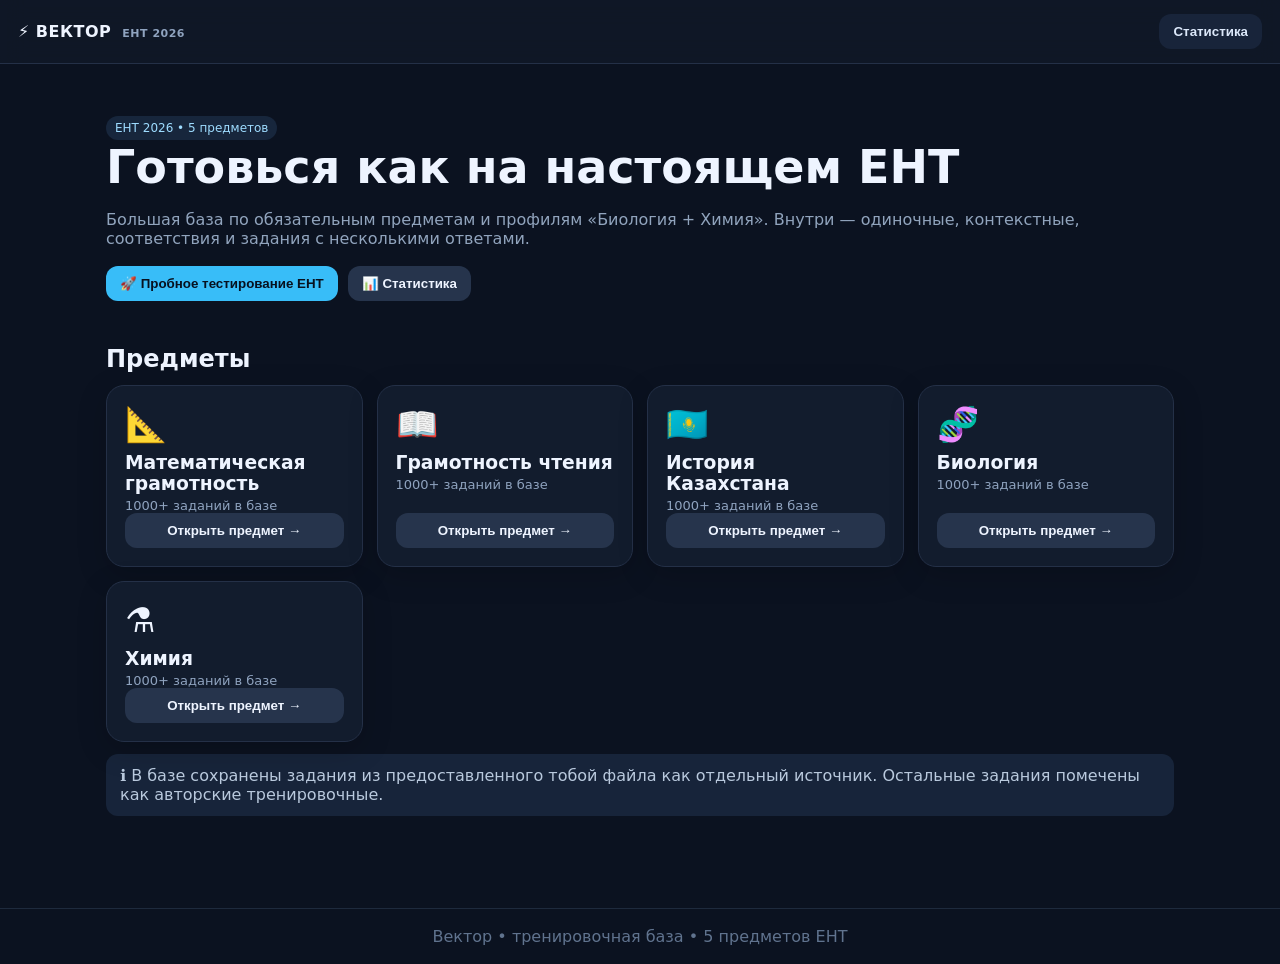
<file: index.html>
<!doctype html>
<html lang="ru">
<head>
<meta charset="utf-8">
<meta name="viewport" content="width=device-width,initial-scale=1,viewport-fit=cover">
<meta name="theme-color" content="#101827">
<link rel="manifest" href="manifest.webmanifest">
<link rel="icon" href="icon.svg">
<title>Вектор — ЕНТ 2026</title>
<link rel="stylesheet" href="styles.css">
</head>
<body>
<header class="topbar">
  <div class="brand" onclick="showHome()">⚡ ВЕКТОР <span>ЕНТ 2026</span></div>
  <button class="ghost" onclick="showStats()">Статистика</button>
</header>
<main id="app"></main>
<footer>Вектор • тренировочная база • 5 предметов ЕНТ</footer>
<script src="app.js"></script>
</body>
</html>
</file>
<file: styles.css>
*{box-sizing:border-box}body{margin:0;font-family:Inter,system-ui,-apple-system,Segoe UI,Roboto,Arial,sans-serif;background:#0b1220;color:#eef4ff;min-height:100vh}.topbar{position:sticky;top:0;z-index:10;display:flex;justify-content:space-between;align-items:center;padding:14px 18px;background:rgba(16,24,39,.94);backdrop-filter:blur(12px);border-bottom:1px solid #243047}.brand{font-weight:900;letter-spacing:.5px;cursor:pointer}.brand span{font-size:11px;color:#8fa3bf;margin-left:5px}.ghost,.primary,.secondary,.danger{border:0;border-radius:12px;padding:10px 14px;font-weight:700;cursor:pointer}.ghost{background:#18243a;color:#dce8fa}.primary{background:#38bdf8;color:#07111f}.secondary{background:#26344c;color:#eef4ff}.danger{background:#7f1d1d;color:#fff}.container{max-width:1100px;margin:auto;padding:24px 16px 80px}.hero{padding:28px 0 18px}.hero h1{font-size:clamp(28px,5vw,46px);margin:0 0 8px}.muted{color:#91a4bd}.grid{display:grid;grid-template-columns:repeat(auto-fit,minmax(220px,1fr));gap:14px}.card{background:#121c2d;border:1px solid #243047;border-radius:18px;padding:18px;box-shadow:0 8px 30px rgba(0,0,0,.18)}.subject{min-height:150px;display:flex;flex-direction:column;justify-content:space-between}.subject .icon{font-size:34px}.subject h3{margin:8px 0 4px}.count{font-size:13px;color:#8fa3bf}.actions{display:flex;gap:10px;flex-wrap:wrap;margin-top:18px}.section-title{margin:26px 0 12px}.pill{display:inline-block;padding:5px 9px;border-radius:999px;background:#17263c;color:#9edcff;font-size:12px}.quiz-head{display:flex;justify-content:space-between;gap:12px;align-items:center;margin-bottom:12px}.progress{height:8px;background:#1b2a41;border-radius:99px;overflow:hidden}.progress>div{height:100%;background:#38bdf8}.qcard{margin-top:16px}.qtext{font-size:20px;line-height:1.45;margin:15px 0}.option{display:flex;gap:10px;align-items:flex-start;width:100%;text-align:left;background:#172238;border:1px solid #2b3b56;color:#edf5ff;border-radius:13px;padding:14px;margin:9px 0;cursor:pointer}.option:hover{border-color:#5e7fa9}.option.selected{border-color:#38bdf8;background:#12324a}.option.correct{border-color:#22c55e;background:#12351f}.option.wrong{border-color:#ef4444;background:#3a1717}.letter{font-weight:900;min-width:24px}.toolbar{display:flex;justify-content:space-between;gap:10px;flex-wrap:wrap;margin-top:18px}.stats{display:grid;grid-template-columns:repeat(auto-fit,minmax(150px,1fr));gap:12px}.big{font-size:30px;font-weight:900}.table{width:100%;border-collapse:collapse}.table td,.table th{padding:10px;border-bottom:1px solid #26344c;text-align:left}.notice{padding:12px 14px;border-radius:12px;background:#17243a;color:#b9c9dd;margin:12px 0}.real{background:#1d2b1e;border-color:#355c3a}.type{font-size:11px;color:#8fa3bf;text-transform:uppercase;letter-spacing:.7px}footer{padding:18px;text-align:center;color:#60738e;border-top:1px solid #1e2a3d}.timer{font-variant-numeric:tabular-nums;font-weight:900}.danger-text{color:#fca5a5}@media(max-width:600px){.container{padding:18px 12px 70px}.qtext{font-size:18px}.topbar{padding:12px}.subject{min-height:135px}}\n
</file>
